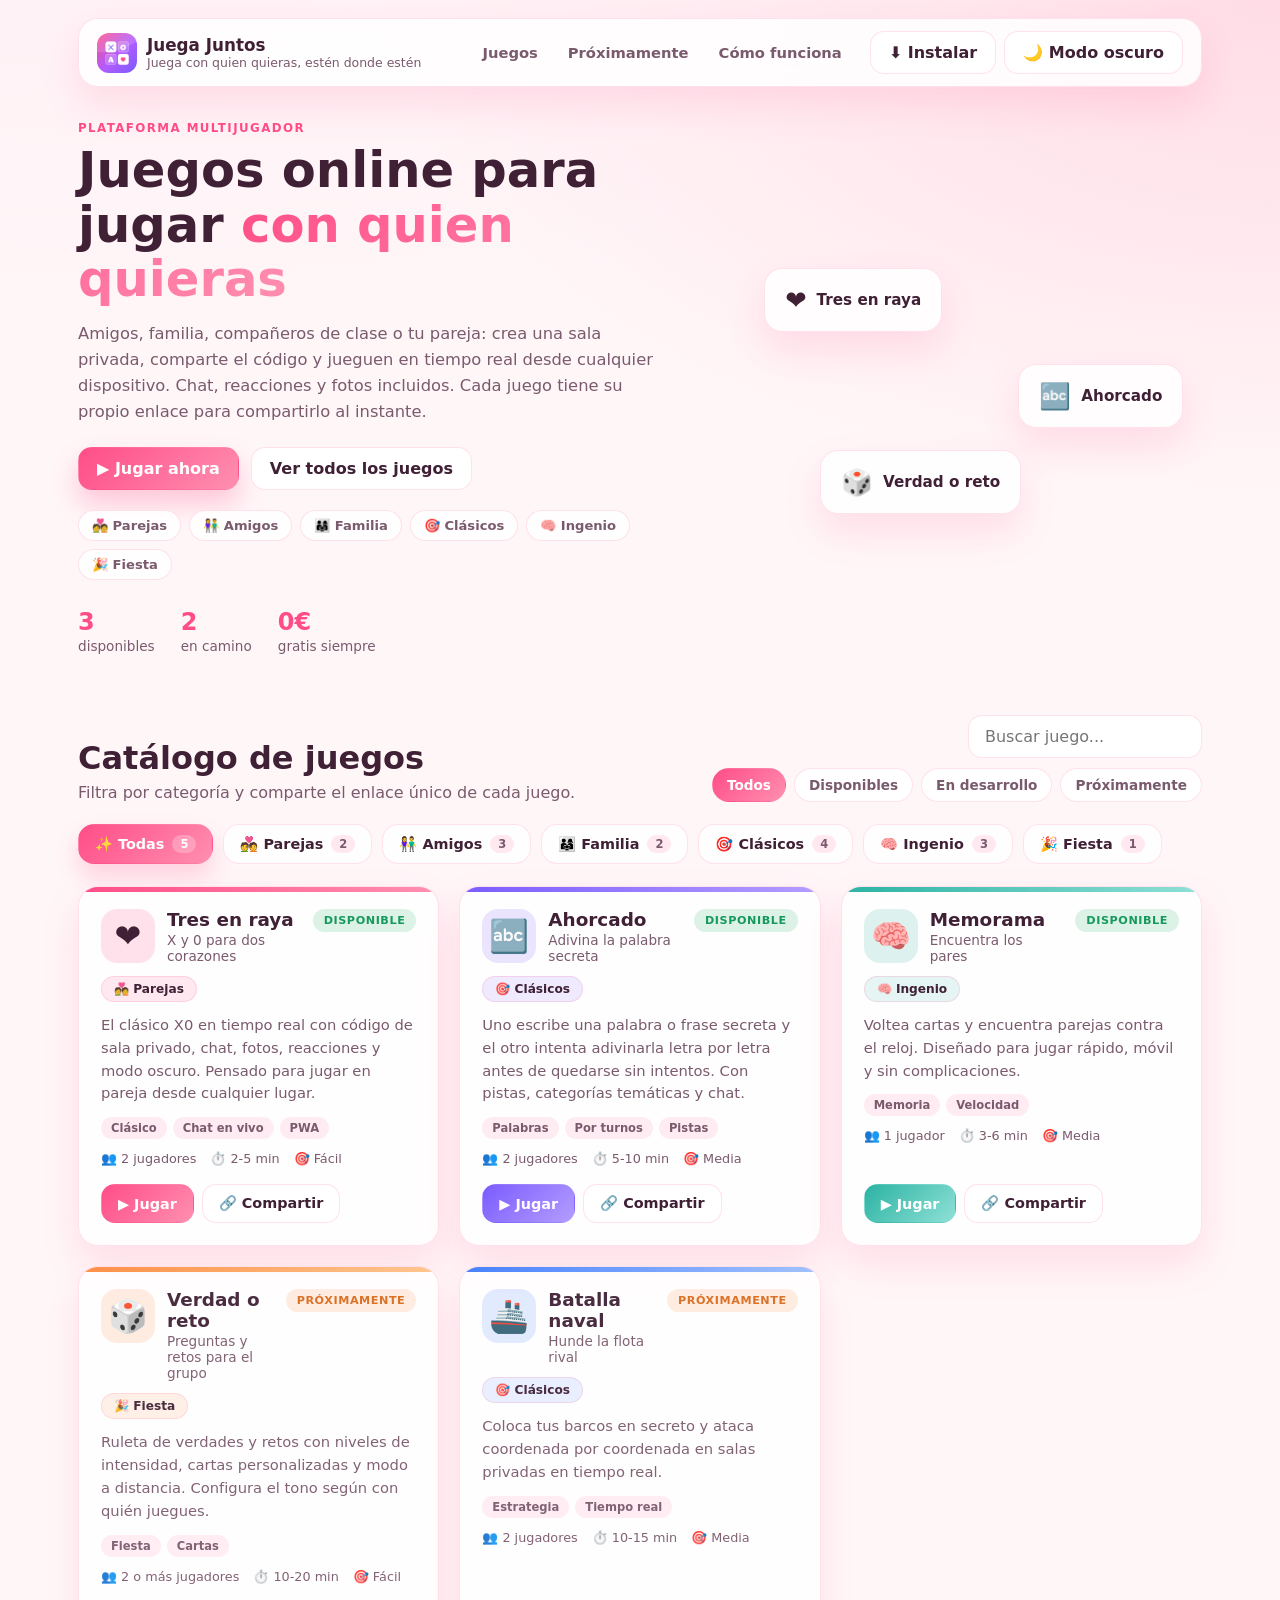
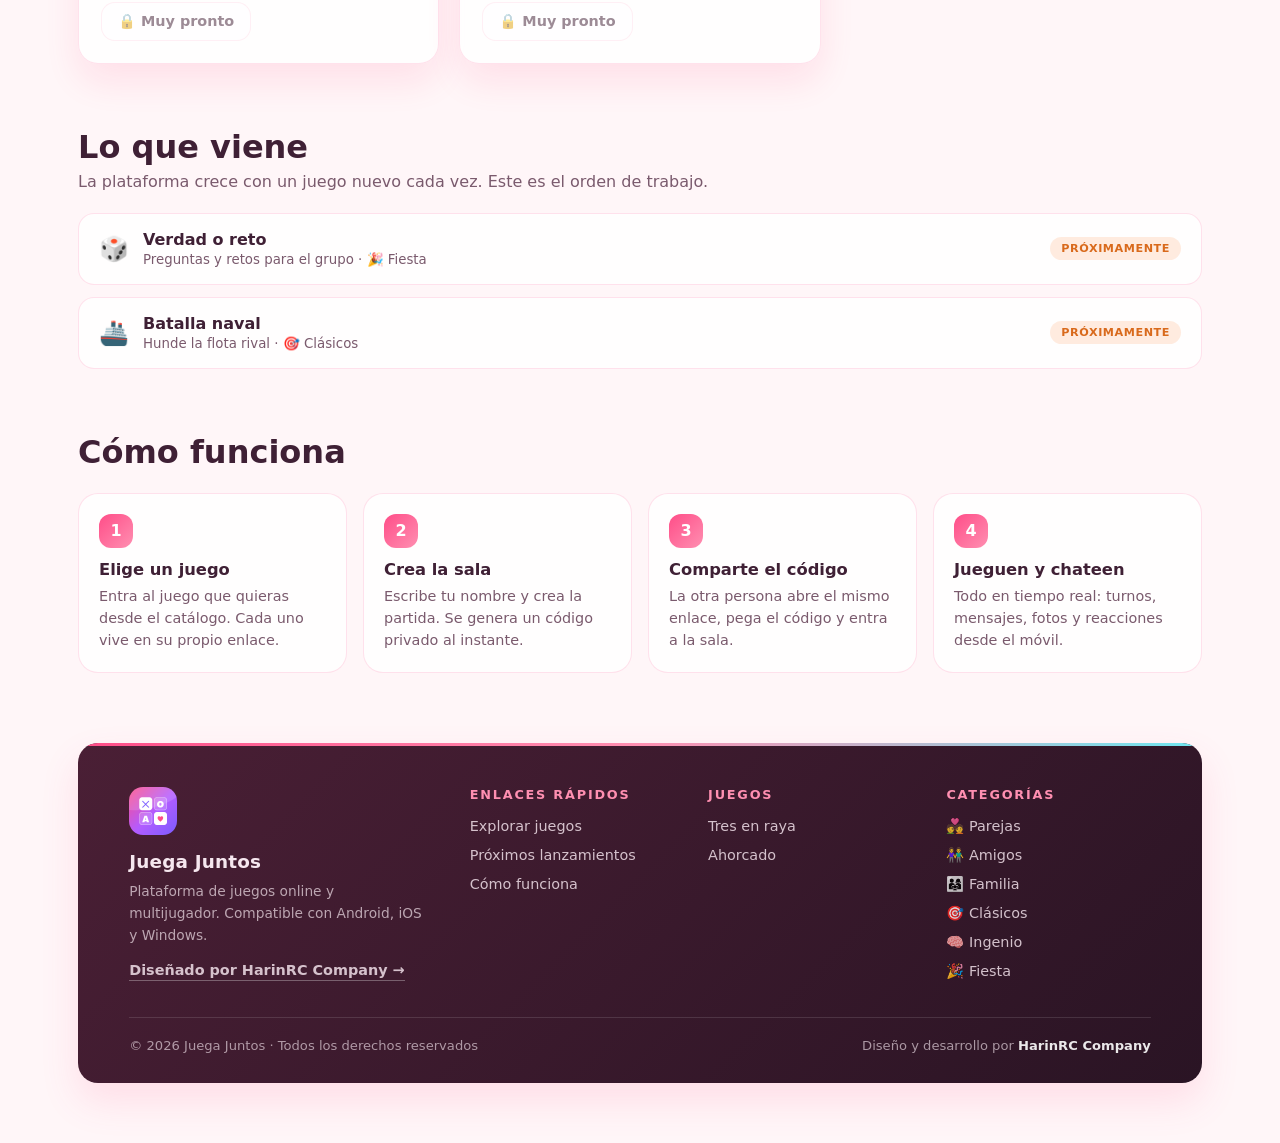
<file: index.html>
<!DOCTYPE html>
<html lang="es">
<head>
  <meta charset="UTF-8" />
  <meta name="viewport" content="width=device-width, initial-scale=1.0" />
  <title>Juega Juntos · Plataforma de juegos online para jugar con quien quieras</title>
  <meta name="theme-color" content="#ff4d88" id="themeColorMeta" />
  <meta name="description" content="Plataforma de juegos online y multijugador para jugar con amigos, familia, compañeros o tu pareja. Salas privadas, chat en vivo y nuevos juegos cada mes." />
  <meta name="robots" content="index, follow" />
  <meta name="google-site-verification" content="LjGPVjBbBsnmojkcRA9x6vZiJbOP5KEOLGtwSUj2TBg" />
  <link rel="canonical" href="https://harinrc-plataforma-de-juegos-online.netlify.app/" />
  <meta name="apple-mobile-web-app-capable" content="yes" />
  <meta name="apple-mobile-web-app-status-bar-style" content="default" />

  <meta property="og:type" content="website" />
  <meta property="og:site_name" content="Juega Juntos" />
  <meta property="og:title" content="Juega Juntos · Juegos online para jugar con quien quieras" />
  <meta property="og:description" content="Juegos online y multijugador para amigos, familia, compañeros o parejas: salas privadas, chat en vivo y más juegos en camino." />
  <meta property="og:url" content="https://harinrc-plataforma-de-juegos-online.netlify.app/" />
  <meta property="og:image" content="https://harinrc-plataforma-de-juegos-online.netlify.app/icono-app/juega-juntos-og.jpg" />
  <meta property="og:image:width" content="1200" />
  <meta property="og:image:height" content="630" />
  <meta property="og:image:alt" content="Juega Juntos, plataforma de juegos online multijugador" />
  <meta property="og:locale" content="es_ES" />
  <meta name="twitter:card" content="summary_large_image" />
  <meta name="twitter:title" content="Juega Juntos · Juegos online multijugador" />
  <meta name="twitter:description" content="Salas privadas, chat en vivo y partidas en tiempo real para jugar con quien quieras." />
  <meta name="twitter:image" content="https://harinrc-plataforma-de-juegos-online.netlify.app/icono-app/juega-juntos-og.jpg" />

  <link rel="manifest" href="manifest.webmanifest" />
  <link rel="icon" type="image/png" sizes="192x192" href="icono-app/juega-juntos-192.png" />
  <link rel="icon" type="image/png" sizes="512x512" href="icono-app/juega-juntos-512.png" />
  <link rel="shortcut icon" href="icono-app/juega-juntos-192.png" />
  <link rel="apple-touch-icon" href="icono-app/juega-juntos-180.png" />
  <link rel="stylesheet" href="plataforma.css" />
</head>
<body>
  <div class="page-shell">
    <header class="site-header">
      <a class="brand" href="index.html">
        <img src="icono-app/juega-juntos-192.png" alt="" width="40" height="40" />
        <span>
          <strong>Juega Juntos</strong>
          <small>Juega con quien quieras, estén donde estén</small>
        </span>
      </a>
      <nav class="site-nav" aria-label="Navegación principal">
        <a href="#catalogo">Juegos</a>
        <a href="#proximamente">Próximamente</a>
        <a href="#como-funciona">Cómo funciona</a>
      </nav>
      <div class="header-actions">
        <button id="instalarBtn" type="button" class="ghost-btn" hidden>⬇️ Instalar</button>
        <button id="themeToggleBtn" type="button" class="ghost-btn" aria-label="Cambiar tema">🌙 Modo oscuro</button>
      </div>
    </header>

    <main>
      <section class="hero">
        <div class="hero-text">
          <p class="eyebrow">Plataforma multijugador</p>
          <h1>Juegos online para jugar <span class="accent">con quien quieras</span></h1>
          <p class="hero-sub">
            Amigos, familia, compañeros de clase o tu pareja: crea una sala privada, comparte el
            código y jueguen en tiempo real desde cualquier dispositivo. Chat, reacciones y fotos
            incluidos. Cada juego tiene su propio enlace para compartirlo al instante.
          </p>
          <div class="hero-cta">
            <a class="primary-btn" href="juegos/tres-en-raya/index.html">▶ Jugar ahora</a>
            <a class="ghost-btn" href="#catalogo">Ver todos los juegos</a>
          </div>
          <ul class="audience-chips" aria-label="Categorías destacadas">
            <li>💑 Parejas</li>
            <li>👫 Amigos</li>
            <li>👨‍👩‍👧 Familia</li>
            <li>🎯 Clásicos</li>
            <li>🧠 Ingenio</li>
            <li>🎉 Fiesta</li>
          </ul>
          <ul class="hero-stats">
            <li><strong id="statDisponibles">0</strong><span>disponibles</span></li>
            <li><strong id="statProximos">0</strong><span>en camino</span></li>
            <li><strong>0€</strong><span>gratis siempre</span></li>
          </ul>
        </div>
        <div class="hero-art" aria-hidden="true">
          <div class="art-card art-card-1">❤️ <span>Tres en raya</span></div>
          <div class="art-card art-card-2">🔤 <span>Ahorcado</span></div>
          <div class="art-card art-card-3">🎲 <span>Verdad o reto</span></div>
        </div>
      </section>

      <section id="catalogo" class="catalog" aria-labelledby="catalogoTitulo">
        <div class="section-head">
          <div>
            <h2 id="catalogoTitulo">Catálogo de juegos</h2>
            <p>Filtra por categoría y comparte el enlace único de cada juego.</p>
          </div>
          <div class="catalog-tools">
            <label class="search-field">
              <span class="sr-only">Buscar juego</span>
              <input type="search" id="buscadorInput" placeholder="Buscar juego..." autocomplete="off" />
            </label>
            <div class="filters" role="group" aria-label="Filtrar juegos">
              <button type="button" class="filter-chip is-active" data-filtro="todos">Todos</button>
              <button type="button" class="filter-chip" data-filtro="disponible">Disponibles</button>
              <button type="button" class="filter-chip" data-filtro="en-desarrollo">En desarrollo</button>
              <button type="button" class="filter-chip" data-filtro="proximamente">Próximamente</button>
            </div>
          </div>
        </div>

        <div class="category-bar" role="group" aria-label="Filtrar por categoría" id="barraCategorias"></div>

        <div id="gridJuegos" class="game-grid"></div>
        <p id="sinResultados" class="empty-state" hidden>No encontramos juegos con esa búsqueda 💔</p>
      </section>

      <section id="proximamente" class="roadmap" aria-labelledby="roadmapTitulo">
        <h2 id="roadmapTitulo">Lo que viene</h2>
        <p class="section-sub">La plataforma crece con un juego nuevo cada vez. Este es el orden de trabajo.</p>
        <ol class="roadmap-list" id="roadmapList"></ol>
      </section>

      <section id="como-funciona" class="how-to" aria-labelledby="howToTitulo">
        <h2 id="howToTitulo">Cómo funciona</h2>
        <div class="steps">
          <article class="step">
            <span class="step-num">1</span>
            <h3>Elige un juego</h3>
            <p>Entra al juego que quieras desde el catálogo. Cada uno vive en su propio enlace.</p>
          </article>
          <article class="step">
            <span class="step-num">2</span>
            <h3>Crea la sala</h3>
            <p>Escribe tu nombre y crea la partida. Se genera un código privado al instante.</p>
          </article>
          <article class="step">
            <span class="step-num">3</span>
            <h3>Comparte el código</h3>
            <p>La otra persona abre el mismo enlace, pega el código y entra a la sala.</p>
          </article>
          <article class="step">
            <span class="step-num">4</span>
            <h3>Jueguen y chateen</h3>
            <p>Todo en tiempo real: turnos, mensajes, fotos y reacciones desde el móvil.</p>
          </article>
        </div>
      </section>
    </main>

    <footer class="site-footer">
      <div class="footer-grid">
        <div class="footer-brand">
          <img src="icono-app/juega-juntos-192.png" alt="" width="48" height="48" />
          <p class="footer-titulo">Juega Juntos</p>
          <p class="footer-desc">Plataforma de juegos online y multijugador. Compatible con Android, iOS y Windows.</p>
          <a class="footer-brand-link" href="https://harinrc.github.io/harinto-rodriguez-cruz-portafolio/" target="_blank" rel="noopener noreferrer">Diseñado por HarinRC Company →</a>
        </div>

        <div class="footer-col">
          <h3>Enlaces rápidos</h3>
          <ul>
            <li><a href="#catalogo">Explorar juegos</a></li>
            <li><a href="#proximamente">Próximos lanzamientos</a></li>
            <li><a href="#como-funciona">Cómo funciona</a></li>
          </ul>
        </div>

        <div class="footer-col">
          <h3>Juegos</h3>
          <ul>
            <li><a href="juegos/tres-en-raya/index.html">Tres en raya</a></li>
            <li><a href="juegos/ahorcado/index.html">Ahorcado</a></li>
          </ul>
        </div>

        <div class="footer-col">
          <h3>Categorías</h3>
          <ul id="footerCategorias"></ul>
        </div>
      </div>

      <div class="footer-bottom">
        <p>© <span id="footerAnio"></span> Juega Juntos · Todos los derechos reservados</p>
        <p class="footer-firma">Diseño y desarrollo por <a href="https://harinrc.github.io/harinto-rodriguez-cruz-portafolio/" target="_blank" rel="noopener noreferrer">HarinRC Company</a></p>
      </div>
    </footer>
  </div>

  <script>
    if ("serviceWorker" in navigator) {
      window.addEventListener("load", () => navigator.serviceWorker.register("./sw.js").catch(() => {}));
    }
  </script>
  <script src="datos/juegos.js"></script>
  <script src="plataforma.js"></script>

  <script type="application/ld+json">
  {
    "@context": "https://schema.org",
    "@type": "WebSite",
    "name": "Juega Juntos",
    "alternateName": "Plataforma de juegos online de HarinRC",
    "url": "https://harinrc-plataforma-de-juegos-online.netlify.app/",
    "description": "Plataforma de juegos online y multijugador para jugar con amigos, familia, compañeros o tu pareja.",
    "inLanguage": "es",
    "publisher": {
      "@type": "Organization",
      "name": "HarinRC Company",
      "url": "https://harinrc.github.io/harinto-rodriguez-cruz-portafolio/"
    }
  }
  </script>
</body>
</html>
</file>
<file: plataforma.css>
:root {
  --bg: #fff6f8;
  --bg-2: #ffeef4;
  --surface: rgba(255, 255, 255, 0.86);
  --surface-strong: #ffffff;
  --border: rgba(255, 77, 136, 0.16);
  --text-main: #3f2035;
  --text-soft: #7a5a6d;
  --brand: #ff4d88;
  --brand-2: #ff8fb1;
  --shadow: 0 18px 38px rgba(255, 77, 136, 0.14);
  --radius: 20px;
}

:root[data-theme="dark"] {
  --bg: #17101f;
  --bg-2: #20152d;
  --surface: rgba(255, 255, 255, 0.06);
  --surface-strong: rgba(255, 255, 255, 0.09);
  --border: rgba(255, 255, 255, 0.1);
  --text-main: #f3e9f2;
  --text-soft: #bda9bd;
  --shadow: 0 18px 38px rgba(0, 0, 0, 0.4);
}

* { box-sizing: border-box; }

body {
  margin: 0;
  min-height: 100vh;
  font-family: "Segoe UI", system-ui, -apple-system, sans-serif;
  color: var(--text-main);
  background: radial-gradient(1200px 600px at 10% -10%, var(--bg-2), transparent),
              radial-gradient(900px 500px at 100% 0%, rgba(255, 143, 177, 0.25), transparent),
              var(--bg);
}

.sr-only {
  position: absolute;
  width: 1px; height: 1px;
  overflow: hidden;
  clip: rect(0 0 0 0);
  white-space: nowrap;
}

.page-shell {
  width: min(1180px, 100%);
  margin: 0 auto;
  padding: 18px clamp(14px, 3vw, 28px) 60px;
}

/* Header */
.site-header {
  display: flex;
  align-items: center;
  gap: 16px;
  flex-wrap: wrap;
  padding: 12px 18px;
  border-radius: var(--radius);
  background: var(--surface);
  border: 1px solid var(--border);
  box-shadow: var(--shadow);
  backdrop-filter: blur(10px);
  position: sticky;
  top: 12px;
  z-index: 20;
}

.brand {
  display: flex;
  align-items: center;
  gap: 10px;
  text-decoration: none;
  color: inherit;
}

.brand img { border-radius: 12px; }
.brand strong { display: block; font-size: 1.05rem; }
.brand small { display: block; color: var(--text-soft); font-size: 0.78rem; }

.site-nav {
  display: flex;
  gap: 6px;
  margin-left: auto;
  flex-wrap: wrap;
}

.site-nav a {
  padding: 8px 12px;
  border-radius: 12px;
  text-decoration: none;
  color: var(--text-soft);
  font-weight: 600;
  font-size: 0.92rem;
}

.site-nav a:hover { color: var(--brand); background: rgba(255, 77, 136, 0.08); }

.header-actions { display: flex; gap: 8px; }

.primary-btn,
.ghost-btn {
  display: inline-flex;
  align-items: center;
  justify-content: center;
  gap: 8px;
  padding: 11px 18px;
  border-radius: 14px;
  font: inherit;
  font-weight: 700;
  cursor: pointer;
  text-decoration: none;
  border: 1px solid transparent;
  transition: transform 0.15s ease, box-shadow 0.15s ease;
}

.primary-btn {
  background: linear-gradient(135deg, var(--brand), var(--brand-2));
  color: #fff;
  box-shadow: 0 14px 26px rgba(255, 77, 136, 0.28);
}

.ghost-btn {
  background: var(--surface-strong);
  color: var(--text-main);
  border-color: var(--border);
}

.primary-btn:hover,
.ghost-btn:hover { transform: translateY(-2px); }

/* Hero */
.hero {
  display: grid;
  grid-template-columns: 1.15fr 0.85fr;
  gap: 28px;
  align-items: center;
  margin-top: 34px;
}

.eyebrow {
  margin: 0 0 8px;
  text-transform: uppercase;
  letter-spacing: 0.12em;
  font-size: 0.74rem;
  font-weight: 800;
  color: var(--brand);
}

.hero h1 {
  margin: 0 0 14px;
  font-size: clamp(2rem, 5vw, 3.1rem);
  line-height: 1.1;
}

.accent {
  background: linear-gradient(135deg, var(--brand), var(--brand-2));
  -webkit-background-clip: text;
  background-clip: text;
  color: transparent;
}

.hero-sub {
  margin: 0 0 22px;
  color: var(--text-soft);
  font-size: 1.02rem;
  max-width: 56ch;
  line-height: 1.6;
}

.hero-cta { display: flex; gap: 12px; flex-wrap: wrap; }

.audience-chips {
  list-style: none;
  display: flex;
  flex-wrap: wrap;
  gap: 8px;
  margin: 20px 0 0;
  padding: 0;
}

.audience-chips li {
  padding: 7px 13px;
  border-radius: 999px;
  background: var(--surface);
  border: 1px solid var(--border);
  color: var(--text-soft);
  font-size: 0.82rem;
  font-weight: 700;
}

.hero-stats {
  list-style: none;
  display: flex;
  gap: 26px;
  margin: 28px 0 0;
  padding: 0;
}

.hero-stats strong { display: block; font-size: 1.5rem; color: var(--brand); }
.hero-stats span { color: var(--text-soft); font-size: 0.85rem; }

.hero-art { position: relative; min-height: 300px; }

.art-card {
  position: absolute;
  display: flex;
  align-items: center;
  gap: 10px;
  padding: 16px 20px;
  border-radius: 18px;
  background: var(--surface);
  border: 1px solid var(--border);
  box-shadow: var(--shadow);
  font-size: 1.6rem;
  animation: floaty 6s ease-in-out infinite;
}

.art-card span { font-size: 0.95rem; font-weight: 700; }
.art-card-1 { top: 10%; left: 6%; }
.art-card-2 { top: 42%; right: 4%; animation-delay: 1.2s; }
.art-card-3 { bottom: 8%; left: 18%; animation-delay: 2.4s; }

@keyframes floaty {
  0%, 100% { transform: translateY(0); }
  50% { transform: translateY(-12px); }
}

/* Secciones */
section { scroll-margin-top: 90px; }

.section-head {
  display: flex;
  justify-content: space-between;
  align-items: flex-end;
  gap: 20px;
  flex-wrap: wrap;
  margin: 60px 0 22px;
}

.section-head h2,
.roadmap h2,
.how-to h2 { margin: 0 0 6px; font-size: clamp(1.5rem, 3vw, 2rem); }

.section-head p,
.section-sub { margin: 0; color: var(--text-soft); }

.catalog-tools { display: flex; flex-direction: column; gap: 10px; align-items: flex-end; }

.search-field input {
  padding: 11px 16px;
  min-width: 230px;
  border-radius: 14px;
  border: 1px solid var(--border);
  background: var(--surface-strong);
  color: var(--text-main);
  font: inherit;
}

.search-field input:focus { outline: 2px solid var(--brand); outline-offset: 1px; }

.filters { display: flex; gap: 8px; flex-wrap: wrap; }

.filter-chip {
  padding: 8px 14px;
  border-radius: 999px;
  border: 1px solid var(--border);
  background: var(--surface-strong);
  color: var(--text-soft);
  font: inherit;
  font-size: 0.85rem;
  font-weight: 700;
  cursor: pointer;
}

.filter-chip.is-active {
  background: linear-gradient(135deg, var(--brand), var(--brand-2));
  color: #fff;
  border-color: transparent;
}

/* Barra de categorías */
.category-bar {
  display: flex;
  flex-wrap: wrap;
  gap: 10px;
  margin-bottom: 22px;
}

.category-chip {
  display: inline-flex;
  align-items: center;
  gap: 8px;
  padding: 10px 16px;
  border-radius: 16px;
  border: 1px solid var(--border);
  background: var(--surface);
  color: var(--text-main);
  font: inherit;
  font-size: 0.9rem;
  font-weight: 700;
  cursor: pointer;
  transition: transform 0.15s ease;
}

.category-chip small {
  padding: 2px 8px;
  border-radius: 999px;
  background: rgba(255, 77, 136, 0.12);
  color: var(--text-soft);
  font-size: 0.72rem;
  font-weight: 800;
}

.category-chip:hover { transform: translateY(-2px); }

.category-chip.is-active {
  background: linear-gradient(135deg, var(--brand), var(--brand-2));
  color: #fff;
  border-color: transparent;
  box-shadow: 0 12px 22px rgba(255, 77, 136, 0.22);
}

.category-chip.is-active small { background: rgba(255, 255, 255, 0.25); color: #fff; }

.card-categoria {
  align-self: flex-start;
  padding: 5px 12px;
  border-radius: 999px;
  border: 1px solid var(--border);
  background: color-mix(in srgb, var(--card-color, #ff4d88) 12%, transparent);
  color: var(--text-main);
  font: inherit;
  font-size: 0.76rem;
  font-weight: 800;
  cursor: pointer;
}

.card-categoria:hover { border-color: var(--card-color, var(--brand)); }

/* Grid de juegos */
.game-grid {
  display: grid;
  grid-template-columns: repeat(auto-fill, minmax(280px, 1fr));
  gap: 20px;
}

.game-card {
  display: flex;
  flex-direction: column;
  gap: 12px;
  padding: 22px;
  border-radius: var(--radius);
  background: var(--surface);
  border: 1px solid var(--border);
  box-shadow: var(--shadow);
  position: relative;
  overflow: hidden;
  transition: transform 0.18s ease, box-shadow 0.18s ease;
}

.game-card::before {
  content: "";
  position: absolute;
  inset: 0 0 auto 0;
  height: 5px;
  background: linear-gradient(90deg, var(--card-color, var(--brand)), var(--card-color-2, var(--brand-2)));
}

.game-card:hover { transform: translateY(-4px); box-shadow: 0 24px 44px rgba(255, 77, 136, 0.2); }

.game-card[data-estado="proximamente"],
.game-card[data-estado="en-desarrollo"] { opacity: 0.94; }

.card-top { display: flex; align-items: flex-start; gap: 12px; }

.card-emoji {
  font-size: 2rem;
  width: 54px;
  height: 54px;
  display: grid;
  place-items: center;
  border-radius: 16px;
  background: color-mix(in srgb, var(--card-color, #ff4d88) 16%, transparent);
  flex-shrink: 0;
}

.card-title { margin: 0; font-size: 1.15rem; }
.card-subtitle { margin: 2px 0 0; color: var(--text-soft); font-size: 0.85rem; }

.badge {
  margin-left: auto;
  padding: 5px 11px;
  border-radius: 999px;
  font-size: 0.7rem;
  font-weight: 800;
  text-transform: uppercase;
  letter-spacing: 0.05em;
  white-space: nowrap;
}

.badge-disponible { background: rgba(43, 179, 108, 0.16); color: #16995c; }
.badge-en-desarrollo { background: rgba(123, 92, 255, 0.16); color: #6a4bff; }
.badge-proximamente { background: rgba(255, 138, 61, 0.16); color: #d96a1c; }

:root[data-theme="dark"] .badge-disponible { color: #6fe0a8; }
:root[data-theme="dark"] .badge-en-desarrollo { color: #c3b0ff; }
:root[data-theme="dark"] .badge-proximamente { color: #ffc48a; }

.card-desc { margin: 0; color: var(--text-soft); font-size: 0.92rem; line-height: 1.55; }

.card-meta {
  display: flex;
  gap: 14px;
  flex-wrap: wrap;
  font-size: 0.8rem;
  color: var(--text-soft);
}

.card-tags { display: flex; gap: 6px; flex-wrap: wrap; }

.card-tag {
  padding: 4px 10px;
  border-radius: 999px;
  background: rgba(255, 77, 136, 0.1);
  color: var(--text-soft);
  font-size: 0.72rem;
  font-weight: 700;
}

.card-actions { display: flex; gap: 8px; margin-top: auto; padding-top: 6px; flex-wrap: wrap; }

.card-actions .primary-btn,
.card-actions .ghost-btn { padding: 10px 16px; font-size: 0.9rem; }

.card-actions .primary-btn {
  background: linear-gradient(135deg, var(--card-color, var(--brand)), var(--card-color-2, var(--brand-2)));
  box-shadow: none;
}

.card-actions button:disabled { opacity: 0.55; cursor: not-allowed; }

.copy-feedback { font-size: 0.78rem; color: var(--text-soft); align-self: center; }

.empty-state {
  margin: 26px 0 0;
  padding: 26px;
  text-align: center;
  border-radius: var(--radius);
  border: 1px dashed var(--border);
  color: var(--text-soft);
}

/* Roadmap */
.roadmap { margin-top: 64px; }

.roadmap-list {
  list-style: none;
  counter-reset: paso;
  margin: 22px 0 0;
  padding: 0;
  display: grid;
  gap: 12px;
}

.roadmap-list li {
  display: flex;
  align-items: center;
  gap: 14px;
  padding: 16px 20px;
  border-radius: 16px;
  background: var(--surface);
  border: 1px solid var(--border);
}

.roadmap-list .roadmap-emoji { font-size: 1.5rem; }
.roadmap-list strong { display: block; }
.roadmap-list small { color: var(--text-soft); }
.roadmap-list .badge { margin-left: auto; }

/* Cómo funciona */
.how-to { margin-top: 64px; }

.steps {
  display: grid;
  grid-template-columns: repeat(auto-fit, minmax(215px, 1fr));
  gap: 16px;
  margin-top: 22px;
}

.step {
  padding: 20px;
  border-radius: var(--radius);
  background: var(--surface);
  border: 1px solid var(--border);
}

.step-num {
  display: grid;
  place-items: center;
  width: 34px;
  height: 34px;
  border-radius: 12px;
  background: linear-gradient(135deg, var(--brand), var(--brand-2));
  color: #fff;
  font-weight: 800;
}

.step h3 { margin: 12px 0 6px; font-size: 1.02rem; }
.step p { margin: 0; color: var(--text-soft); font-size: 0.9rem; line-height: 1.55; }

/* Footer */
.site-footer {
  margin-top: 70px;
  padding: 44px clamp(22px, 4vw, 54px) 30px;
  border-radius: var(--radius);
  background: linear-gradient(135deg, #4a1f35, #2a1424);
  color: #f6e7ef;
  box-shadow: var(--shadow);
  position: relative;
  overflow: hidden;
}

.site-footer::before {
  content: "";
  position: absolute;
  inset: 0 0 auto 0;
  height: 3px;
  background: linear-gradient(90deg, var(--brand), var(--brand-2), #6ee7f0);
}

:root[data-theme="dark"] .site-footer {
  background: linear-gradient(135deg, #2a1a38, #17101f);
}

.footer-grid {
  display: grid;
  grid-template-columns: 1.5fr repeat(3, minmax(0, 1fr));
  gap: 34px;
  align-items: start;
}

.footer-brand img { border-radius: 14px; margin-bottom: 12px; }

.footer-titulo {
  margin: 0 0 8px;
  font-size: 1.15rem;
  font-weight: 800;
  letter-spacing: 0.01em;
}

.footer-desc {
  margin: 0 0 14px;
  color: rgba(246, 231, 239, 0.68);
  font-size: 0.86rem;
  line-height: 1.6;
  max-width: 34ch;
}

.footer-brand-link {
  display: inline-block;
  font-size: 0.88rem;
  font-weight: 700;
  color: #fff;
  border-bottom: 1px solid rgba(255, 255, 255, 0.3);
  padding-bottom: 2px;
}

.footer-brand-link:hover { color: var(--brand-2); border-color: var(--brand-2); text-decoration: none; }

.footer-col h3 {
  margin: 0 0 14px;
  font-size: 0.8rem;
  font-weight: 800;
  letter-spacing: 0.14em;
  text-transform: uppercase;
  color: var(--brand-2);
}

.footer-col ul {
  list-style: none;
  margin: 0;
  padding: 0;
  display: grid;
  gap: 10px;
}

.site-footer a {
  color: rgba(246, 231, 239, 0.82);
  text-decoration: none;
  font-size: 0.9rem;
  transition: color 0.15s ease;
}

.site-footer a:hover { color: #fff; }

.footer-col a { display: inline-block; }
.footer-col a:hover { transform: translateX(3px); }

.footer-bottom {
  display: flex;
  justify-content: space-between;
  align-items: center;
  gap: 12px;
  flex-wrap: wrap;
  margin-top: 36px;
  padding-top: 20px;
  border-top: 1px solid rgba(255, 255, 255, 0.12);
  font-size: 0.82rem;
  color: rgba(246, 231, 239, 0.62);
}

.footer-bottom p { margin: 0; }
.footer-firma a { font-size: inherit; font-weight: 700; color: rgba(255, 255, 255, 0.9); }

/* ---- Responsivo: de escritorio a móviles de 320 px ---- */
img { max-width: 100%; height: auto; }

.hero-text, .section-head > div, .footer-col, .step { min-width: 0; }

h1, h2, h3, p, li, a { overflow-wrap: anywhere; }

@media (max-width: 980px) {
  .footer-grid { grid-template-columns: 1.4fr repeat(2, minmax(0, 1fr)); gap: 28px; }
}

@media (max-width: 880px) {
  .hero { grid-template-columns: 1fr; }
  .hero-art { display: none; }
  .site-nav { order: 3; margin-left: 0; width: 100%; justify-content: center; }
  .header-actions { margin-left: auto; }
  .catalog-tools { align-items: stretch; width: 100%; }
  .search-field input { width: 100%; }
}

@media (max-width: 620px) {
  .site-header { position: static; padding: 12px 14px; }
  .brand small { display: none; }
  .section-head { margin: 44px 0 18px; }
  .footer-grid { grid-template-columns: repeat(2, minmax(0, 1fr)); gap: 26px; }
  .footer-brand { grid-column: 1 / -1; text-align: center; }
  .footer-brand img { margin-inline: auto; }
  .footer-desc { margin-inline: auto; }
  .footer-bottom { justify-content: center; text-align: center; }
}

@media (max-width: 430px) {
  .page-shell { padding: 12px 12px 44px; }
  .hero { margin-top: 24px; gap: 20px; }
  .hero-stats { gap: 16px; }
  .hero-stats strong { font-size: 1.25rem; }
  .hero-cta { width: 100%; }
  .hero-cta .primary-btn, .hero-cta .ghost-btn { flex: 1 1 140px; justify-content: center; }
  .game-grid { grid-template-columns: 1fr; }
  .game-card { padding: 18px; }
  .card-actions .primary-btn, .card-actions .ghost-btn { flex: 1 1 auto; justify-content: center; }
  .steps { grid-template-columns: 1fr; }
  .site-footer { padding: 32px 18px 24px; }
}

@media (max-width: 360px) {
  .site-header { gap: 10px; }
  .brand strong { font-size: 0.95rem; }
  .header-actions { gap: 6px; }
  .ghost-btn, .primary-btn { padding: 9px 12px; font-size: 0.85rem; }
  .site-nav a { padding: 6px 9px; font-size: 0.85rem; }
  .filter-chip, .category-chip { font-size: 0.8rem; padding: 8px 12px; }
  .footer-grid { grid-template-columns: 1fr; text-align: center; }
  .footer-col ul { justify-items: center; }
  .footer-col a:hover { transform: none; }
  .card-emoji { width: 46px; height: 46px; font-size: 1.6rem; }
  .card-title { font-size: 1.05rem; }
  .badge { font-size: 0.64rem; padding: 4px 8px; }
}
</file>
